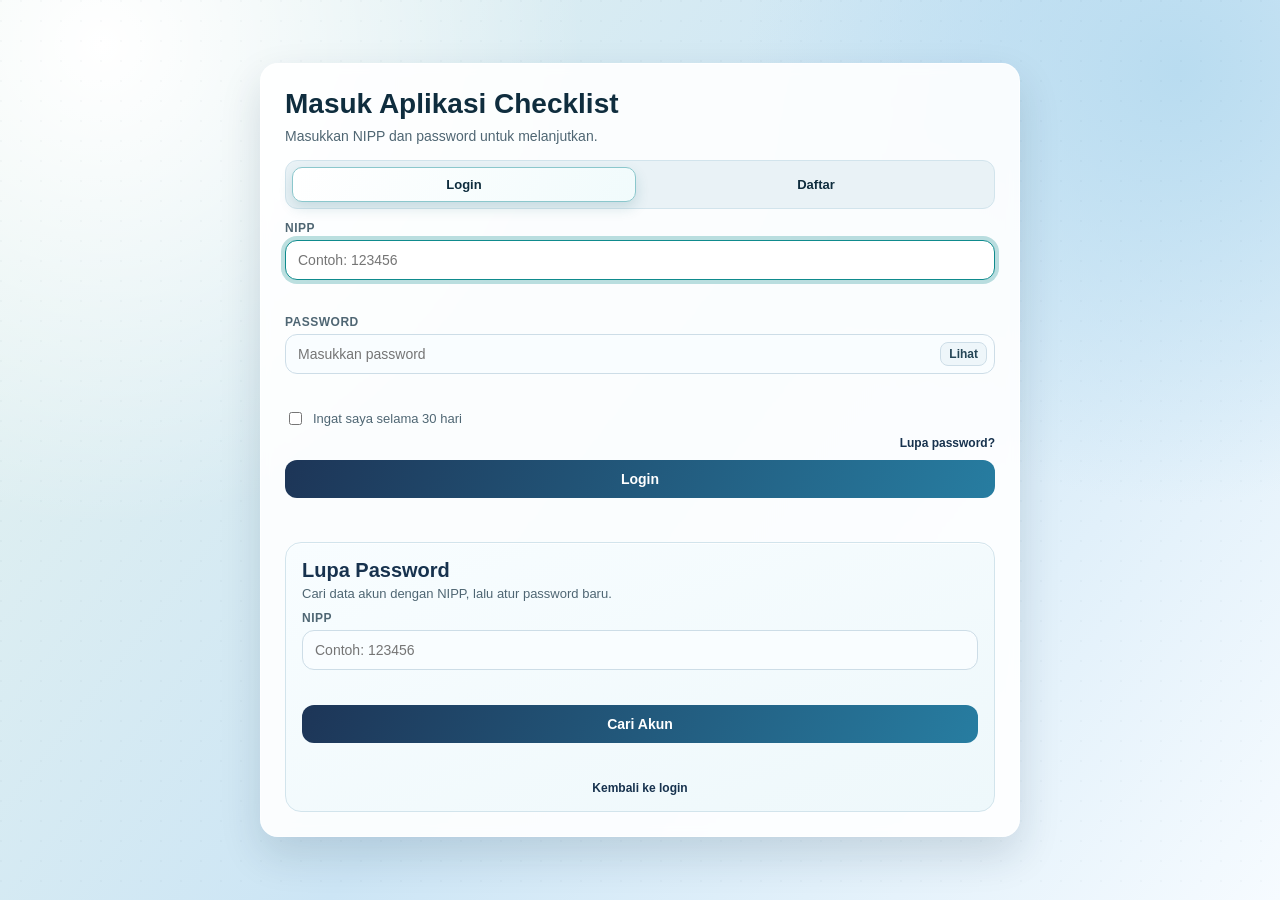
<file: history.html>
<!DOCTYPE html>
<html lang="id">
<head>
  <meta charset="UTF-8">
  <meta name="viewport" content="width=device-width, initial-scale=1.0">
  <meta name="theme-color" content="#0f8b8d">
  <meta http-equiv="Content-Security-Policy" content="default-src 'self'; script-src 'self'; style-src 'self'; img-src 'self' data:; font-src 'self'; connect-src 'self' https:; object-src 'none'; base-uri 'self'; form-action 'self'; frame-ancestors 'none'">
  <title>Riwayat Checklist</title>
  <link rel="stylesheet" href="styles.css?v=5">
  <script defer src="config.js"></script>
  <script defer src="auth.js"></script>
  <script defer src="history.js"></script>
</head>
<body>
  <header>
    <div class="header-title">Riwayat Pengiriman Checklist</div>
    <div class="header-subtitle">Pantau data terkirim, lihat detail, dan kelola riwayat dengan cepat.</div>
  </header>

  <main class="container">
    <section class="panel">
      <div class="meta-grid">
        <div class="field col-3">
          <label for="filterNipp">Filter NIPP</label>
          <input type="text" id="filterNipp" placeholder="Contoh: 123456">
        </div>
        <div class="field col-3">
          <label for="filterLokasi">Filter Lokasi</label>
          <input type="text" id="filterLokasi" placeholder="Contoh: Tebing Tinggi">
        </div>
        <div class="field col-3">
          <label for="filterLimit">Jumlah Data</label>
          <input type="number" id="filterLimit" min="1" max="200" value="50">
        </div>
        <div class="field col-3 history-action-row">
          <button class="btn btn-blue" type="button" id="btnMuatRiwayat">Cari</button>
          <button class="btn btn-gray" type="button" id="btnResetFilter">Reset Filter</button>
          <a class="btn btn-gray" href="index.html">Kembali</a>
        </div>
      </div>

      <div class="table-wrap">
        <table>
          <thead>
            <tr>
              <th>Waktu</th>
              <th>Petugas</th>
              <th>NIPP</th>
              <th>Lokasi/Stasiun</th>
              <th>Aksi</th>
            </tr>
          </thead>
          <tbody id="historyBody"></tbody>
        </table>
      </div>

      <div class="hint" id="historyHint">Belum ada data ditampilkan.</div>
      <div class="history-detail" id="historyDetail">Pilih Detail untuk melihat payload kiriman.</div>
    </section>
  </main>
</body>
</html>
</file>
<file: styles.css>
:root {
  --bg-1: #e8f4ef;
  --bg-2: #cce5f5;
  --bg-3: #f6fbff;
  --surface: rgba(255, 255, 255, 0.9);
  --surface-strong: #ffffff;
  --text: #0f2d3e;
  --muted: #4f6673;
  --accent: #0f8b8d;
  --accent-2: #17324e;
  --ok: #2a9d8f;
  --warn: #e76f51;
  --ring: rgba(15, 139, 141, 0.28);
  --line: #cddde7;
  --shadow: 0 18px 42px rgba(15, 46, 66, 0.14);
  --radius: 18px;
  --radius-sm: 12px;
  --menu-visible-items: 5;
  --menu-item-height: 58px;
  --motion-fast: 180ms;
  --motion-medium: 340ms;
  --ease-standard: cubic-bezier(0.22, 0.61, 0.36, 1);
}

* {
  box-sizing: border-box;
}

body {
  margin: 0;
  min-height: 100vh;
  font-family: "Trebuchet MS", "Segoe UI", "Gill Sans", sans-serif;
  color: var(--text);
  overflow-x: hidden;
  background:
    radial-gradient(circle at 8% 5%, #ffffff 0%, transparent 33%),
    radial-gradient(circle at 92% 8%, #b9dcf0 0%, transparent 30%),
    linear-gradient(128deg, var(--bg-1), var(--bg-2) 52%, var(--bg-3));
}

body::before {
  content: "";
  position: fixed;
  inset: 0;
  pointer-events: none;
  z-index: -1;
  opacity: 0.18;
  background-image: radial-gradient(circle at 1px 1px, rgba(19, 62, 85, 0.16) 1px, transparent 0);
  background-size: 20px 20px;
}

/* Profile dialog */
.profile-dialog {
  border: none;
  border-radius: 18px;
  padding: 0;
  box-shadow: 0 26px 60px rgba(12, 39, 55, 0.32);
  overflow: visible;
}

.profile-dialog::backdrop {
  background: radial-gradient(circle at 50% 20%, rgba(8, 47, 73, 0.22), rgba(8, 47, 73, 0.38));
  backdrop-filter: blur(2px);
}

.profile-dialog-form {
  width: min(92vw, 470px);
  padding: 20px;
  border-radius: 18px;
  color: var(--text);
  background:
    radial-gradient(circle at 15% 15%, #ffffff 0%, #f8fcff 45%, #edf6fb 100%);
}

.profile-head {
  margin-bottom: 12px;
}

.profile-head h3 {
  margin: 0;
  font-size: 21px;
  color: var(--accent-2);
  letter-spacing: 0.2px;
}

.profile-head-subtitle {
  margin: 4px 0 0;
  font-size: 12px;
  color: var(--muted);
}

.profile-identity {
  display: flex;
  align-items: center;
  gap: 12px;
  margin-bottom: 12px;
  padding: 10px;
  border: 1px solid #d3e3eb;
  border-radius: 14px;
  background: linear-gradient(120deg, #ffffff, #f2f9fd);
}

.profile-identity-main {
  flex: 1;
  min-width: 0;
}

.profile-dialog .avatar {
  width: 72px;
  height: 72px;
  font-size: 20px;
  border-radius: 999px;
  display: inline-grid;
  place-items: center;
  border: 1px solid #cfe1eb;
  background: linear-gradient(130deg, #1d3557, #2a9d8f);
  color: #ffffff;
}

.profile-dialog .avatar img {
  width: 100%;
  height: 100%;
  object-fit: cover;
  border-radius: 999px;
}

.profile-section {
  border: 1px solid #d7e7ef;
  border-radius: 12px;
  padding: 10px;
  background: #ffffff;
  animation: profileFade 160ms ease;
}

.profile-row {
  display: flex;
  align-items: center;
  gap: 8px;
  margin-bottom: 9px;
  font-size: 14px;
}

.profile-row:last-child {
  margin-bottom: 0;
}

.profile-row strong {
  width: 96px;
  color: var(--muted);
  font-weight: 700;
}

.profile-dialog input[type="text"],
.profile-dialog input[type="email"] {
  width: 100%;
  min-width: 0;
  padding: 8px 10px;
  border: 1px solid var(--line);
  border-radius: 9px;
  background: #fbfeff;
}

.profile-dialog input[type="text"]:focus,
.profile-dialog input[type="email"]:focus {
  outline: none;
  border-color: var(--accent);
  box-shadow: 0 0 0 4px var(--ring);
}

.profile-feedback {
  min-height: 18px;
  margin-top: 10px;
  margin-bottom: 2px;
  font-size: 12px;
  color: var(--muted);
  transition: color 0.2s ease;
}

.profile-feedback.success {
  color: #157766;
}

.profile-feedback.error {
  color: #a93525;
}

.profile-feedback.loading {
  color: #2d6280;
}

.profile-dialog .actions {
  display: flex;
  gap: 8px;
  justify-content: flex-end;
  align-items: center;
  margin-top: 12px;
}

/* Icon-only buttons */
.icon-btn {
  width: 38px;
  height: 38px;
  padding: 0;
  border: none;
  border-radius: 11px;
  display: inline-grid;
  place-items: center;
  cursor: pointer;
  transition: transform 0.15s ease, filter 0.2s ease, box-shadow 0.2s ease;
  position: relative;
}

.icon-btn svg {
  width: 18px;
  height: 18px;
  display: block;
}

.icon-btn:hover {
  transform: translateY(-1px);
  filter: brightness(1.04);
}

.icon-btn:focus {
  outline: none;
  box-shadow: 0 0 0 4px var(--ring);
}

.icon-btn:disabled,
.icon-btn.is-disabled {
  opacity: 0.58;
  cursor: not-allowed;
  transform: none;
  filter: grayscale(0.2);
}

.icon-btn.btn-gray {
  background: #eef4f7;
  color: #244556;
}

.icon-btn.btn-blue {
  background: linear-gradient(115deg, #1d3557, #277da1);
  color: #fff;
}

.icon-btn.btn-green {
  background: linear-gradient(120deg, #2a9d8f, #0f8b8d);
  color: #fff;
}

.icon-btn[data-tip]::after {
  content: attr(data-tip);
  position: absolute;
  bottom: calc(100% + 8px);
  right: 0;
  opacity: 0;
  pointer-events: none;
  white-space: nowrap;
  font-size: 11px;
  color: #ffffff;
  background: rgba(21, 52, 70, 0.95);
  padding: 5px 7px;
  border-radius: 6px;
  transform: translateY(4px);
  transition: opacity 0.15s ease, transform 0.15s ease;
}

.icon-btn:hover::after,
.icon-btn:focus::after {
  opacity: 1;
  transform: translateY(0);
}

.icon-btn.is-busy svg {
  animation: iconSpin 0.8s linear infinite;
}

@keyframes iconSpin {
  from { transform: rotate(0deg); }
  to { transform: rotate(360deg); }
}

@keyframes profileFade {
  from {
    opacity: 0;
    transform: translateY(4px);
  }
  to {
    opacity: 1;
    transform: translateY(0);
  }
}

@media (max-width: 600px) {
  .profile-dialog-form {
    width: 94vw;
    padding: 16px;
  }

  .profile-identity {
    align-items: flex-start;
    gap: 10px;
  }

  .profile-row {
    align-items: flex-start;
    flex-direction: column;
    gap: 4px;
  }

  .profile-row strong {
    width: auto;
  }

  .profile-dialog .actions {
    display: grid;
    grid-template-columns: repeat(4, 1fr);
  }

  .icon-btn {
    width: 100%;
  }
}

header {
  padding: 28px 20px;
  color: #ffffff;
  background: linear-gradient(112deg, #0f8b8d, #17324e 62%, #215772);
  box-shadow: 0 10px 28px rgba(13, 36, 53, 0.26);
  position: relative;
}

/* User nav in header (top-right) */
.user-nav {
  position: absolute;
  right: 20px;
  top: 20px;
  display: flex;
  align-items: center;
  z-index: 40;
}

.user-menu {
  position: relative;
}

.user-menu summary {
  list-style: none;
  cursor: pointer;
  display: inline-flex;
  align-items: center;
  gap: 10px;
  padding: 7px 10px;
  border-radius: 999px;
  background: rgba(255,255,255,0.12);
  border: 1px solid rgba(255, 255, 255, 0.16);
  color: #ffffff;
}

.user-menu summary::-webkit-details-marker { display: none; }

.avatar {
  width: 40px;
  height: 40px;
  border-radius: 999px;
  display: inline-grid;
  place-items: center;
  font-weight: 700;
  background: linear-gradient(120deg, #ffffff22, #ffffff10);
  color: #ffffff;
  border: 1px solid rgba(255,255,255,0.12);
}

.username {
  font-weight: 700;
  font-size: 14px;
  color: #ffffff;
}

.user-text {
  display: flex;
  flex-direction: column;
  line-height: 1;
}

.user-meta {
  font-size: 12px;
  opacity: 0.9;
  color: rgba(255,255,255,0.9);
  margin-top: 2px;
}

.user-menu-list {
  position: absolute;
  right: 0;
  top: calc(100% + 8px);
  min-width: 160px;
  background: #ffffff;
  color: #133041;
  border-radius: 12px;
  box-shadow: 0 10px 24px rgba(13,36,53,0.18);
  border: 1px solid #d8e7ef;
  padding: 8px 0;
  list-style: none;
  transform-origin: top right;
  z-index: 60;
}

.user-menu[open] .user-menu-list { display: block; }
.user-menu-list { display: none; }

.user-menu-list li { padding: 6px 12px; }
.user-menu-list li a,
.user-menu-list li button { color: inherit; text-decoration: none; display: block; width: 100%; text-align: left; background: transparent; border: none; font-size: 14px; padding: 6px 0; cursor: pointer; }
.user-menu-list li a:hover,
.user-menu-list li button:hover { background: #f3fbff; }

@media (max-width: 720px) {
  .user-nav { right: 12px; top: 12px; }
  .username { display: none; }
}

.header-title {
  max-width: 1080px;
  margin: 0 auto;
  font-size: clamp(22px, 3vw, 30px);
  font-weight: 700;
  letter-spacing: 0.5px;
}

.header-subtitle {
  max-width: 1080px;
  margin: 6px auto 0;
  opacity: 0.9;
  font-size: 14px;
}

.container {
  max-width: 1380px;
  margin: 0 auto;
  padding: 26px 16px 38px;
  animation: fade-up 0.55s ease;
}

.layout-shell {
  display: grid;
  grid-template-columns: 260px minmax(0, 1fr) 210px;
  gap: 16px;
  align-items: start;
}

.layout-shell > .left-sidebar,
.layout-shell > .panel,
.layout-shell > .right-sidebar {
  animation: shellCardIn var(--motion-medium) var(--ease-standard) both;
  transition: transform var(--motion-fast) var(--ease-standard), box-shadow var(--motion-fast) var(--ease-standard), border-color var(--motion-fast) var(--ease-standard);
}

.layout-shell > .left-sidebar {
  animation-delay: 60ms;
}

.layout-shell > .panel {
  animation-delay: 120ms;
}

.layout-shell > .right-sidebar {
  animation-delay: 180ms;
}

@media (hover: hover) and (pointer: fine) {
  .layout-shell > .left-sidebar:hover,
  .layout-shell > .panel:hover,
  .layout-shell > .right-sidebar:hover {
    transform: translateY(-2px);
    box-shadow: 0 22px 42px rgba(15, 46, 66, 0.18);
  }
}

.layout-shell > .left-sidebar:focus-within,
.layout-shell > .panel:focus-within,
.layout-shell > .right-sidebar:focus-within {
  border-color: #9ac6d4;
}

.left-sidebar {
  background: var(--surface);
  backdrop-filter: blur(6px);
  border: 1px solid rgba(255, 255, 255, 0.62);
  border-radius: var(--radius);
  box-shadow: var(--shadow);
  padding: 18px;
  position: sticky;
  top: 14px;
  max-height: calc(100vh - 28px);
  display: flex;
  flex-direction: column;
}

.left-sidebar-title {
  font-size: 15px;
  font-weight: 800;
  margin-bottom: 4px;
}

.left-sidebar-subtitle {
  font-size: 12px;
  color: var(--muted);
  margin-bottom: 10px;
}

.gangguan-menu {
  display: grid;
  gap: 8px;
  overflow-y: auto;
  -webkit-overflow-scrolling: touch;
  touch-action: pan-y;
  min-height: 0;
  padding-right: 4px;
  max-height: calc((var(--menu-item-height) * var(--menu-visible-items)) + (8px * (var(--menu-visible-items) - 1)));
}

.gangguan-menu::-webkit-scrollbar {
  width: 8px;
}

.gangguan-menu::-webkit-scrollbar-track {
  background: #eaf4f8;
  border-radius: 999px;
}

.gangguan-menu::-webkit-scrollbar-thumb {
  background: #9ecad7;
  border-radius: 999px;
}

.gangguan-item {
  width: 100%;
  text-align: left;
  border: 1px solid #d2e4ec;
  border-radius: 14px;
  padding: 11px;
  min-height: var(--menu-item-height);
  background: #f5fbfe;
  color: var(--text);
  cursor: pointer;
  transition: transform 0.15s ease, border-color 0.2s ease, box-shadow 0.2s ease;
}

.gangguan-item:hover {
  transform: translateY(-1px);
  border-color: #9ecad7;
  box-shadow: 0 6px 14px rgba(18, 67, 91, 0.1);
}

.gangguan-item.active {
  border-color: #5aa8b8;
  background: linear-gradient(130deg, #ffffff, #e8f7fc);
  box-shadow: 0 8px 18px rgba(18, 67, 91, 0.13);
}

.gangguan-item-title {
  display: block;
  font-size: 14px;
  font-weight: 700;
}

.gangguan-item-progress {
  display: inline-flex;
  margin-top: 6px;
  border-radius: 999px;
  padding: 2px 8px;
  font-size: 11px;
  font-weight: 700;
  background: #d7ecf4;
  color: #1e4f66;
}

.panel {
  background: var(--surface);
  backdrop-filter: blur(6px);
  border: 1px solid rgba(255, 255, 255, 0.62);
  border-radius: var(--radius);
  box-shadow: var(--shadow);
  padding: 20px;
  margin-bottom: 16px;
}

.right-sidebar {
  background: var(--surface);
  backdrop-filter: blur(6px);
  border: 1px solid rgba(255, 255, 255, 0.62);
  border-radius: var(--radius);
  box-shadow: var(--shadow);
  padding: 18px;
  position: sticky;
  top: 14px;
}

.right-sidebar-title {
  font-size: 15px;
  font-weight: 800;
  margin-bottom: 4px;
}

.right-sidebar-subtitle {
  font-size: 12px;
  color: var(--muted);
  margin-bottom: 10px;
}

.action-menu {
  display: grid;
  gap: 8px;
}

.action-btn {
  width: 100%;
}

.signature-box {
  margin-top: 12px;
  border: 1px solid var(--line);
  background: #ffffff;
  border-radius: 12px;
  padding: 10px;
}

.signature-title {
  font-size: 13px;
  font-weight: 700;
}

.signature-subtitle {
  font-size: 11px;
  color: var(--muted);
  margin-top: 2px;
  margin-bottom: 8px;
}

.signature-input {
  width: 100%;
  border: 1px solid var(--line);
  border-radius: 10px;
  padding: 10px 12px;
  font-size: 14px;
  margin-bottom: 8px;
}

.signature-input:focus {
  outline: none;
  border-color: var(--accent);
  box-shadow: 0 0 0 4px var(--ring);
}

.signature-status {
  margin-top: 8px;
  font-size: 11px;
  color: var(--muted);
}

.signature-identity {
  margin-top: 0;
  margin-bottom: 8px;
}

.signature-qr {
  margin-top: 8px;
  display: flex;
  justify-content: center;
  min-height: 136px;
  border: 1px dashed #bfd6e0;
  border-radius: 10px;
  padding: 8px;
  background: #f7fcfe;
}

.signature-qr img,
.signature-qr canvas {
  width: 120px !important;
  height: 120px !important;
}

.sidebar-title {
  font-size: 16px;
  font-weight: 700;
  margin-bottom: 4px;
}

.sidebar-subtitle {
  font-size: 12px;
  color: var(--muted);
  margin-bottom: 10px;
}

.sidebar-menu {
  display: grid;
  grid-template-columns: repeat(2, minmax(0, 1fr));
  gap: 8px;
  margin-bottom: 14px;
}

.mode-switch {
  background: #e9f2f6;
  border: 1px solid #d2e4ec;
  border-radius: 14px;
  padding: 6px;
}

.sidebar-item {
  width: 100%;
  text-align: center;
  border: 1px solid transparent;
  border-radius: 12px;
  padding: 10px 12px;
  background: transparent;
  color: var(--text);
  cursor: pointer;
  transition: border-color 0.2s ease, box-shadow 0.2s ease, transform 0.15s ease;
}

.sidebar-item:hover {
  border-color: #c6dbe5;
  background: rgba(255, 255, 255, 0.6);
  box-shadow: 0 4px 12px rgba(19, 48, 65, 0.08);
  transform: translateY(-1px);
}

.sidebar-item.active {
  border-color: #8bc7cc;
  box-shadow: 0 6px 14px rgba(17, 97, 112, 0.16);
  background: linear-gradient(120deg, #ffffff, #f1fbfc);
}

.sidebar-item.is-disabled {
  opacity: 0.55;
  cursor: not-allowed;
  filter: grayscale(0.15);
}

.sidebar-item-title {
  display: block;
  font-size: 15px;
  font-weight: 700;
}

.sidebar-item-progress {
  display: inline-flex;
  align-items: center;
  justify-content: center;
  margin-top: 6px;
  border-radius: 999px;
  padding: 2px 8px;
  font-size: 11px;
  font-weight: 700;
  background: #dbeef5;
  color: #1e4f66;
}

.meta-grid {
  display: grid;
  grid-template-columns: repeat(12, minmax(0, 1fr));
  gap: 10px;
  margin-bottom: 10px;
}

.field {
  display: flex;
  flex-direction: column;
  gap: 5px;
}

.field label {
  font-size: 12px;
  font-weight: 600;
  color: var(--muted);
  text-transform: uppercase;
  letter-spacing: 0.5px;
}

.field input,
.field select,
.field textarea {
  width: 100%;
  border: 1px solid var(--line);
  border-radius: 12px;
  padding: 11px 12px;
  font-size: 14px;
  font-family: inherit;
  color: var(--text);
  background: #f9fdff;
  transition: border-color 0.2s ease, box-shadow 0.2s ease, background-color 0.2s ease;
}

.field textarea {
  min-height: 90px;
  resize: vertical;
}

.field input:focus,
.field select:focus,
.field textarea:focus {
  outline: none;
  border-color: var(--accent);
  box-shadow: 0 0 0 4px var(--ring);
  background: #ffffff;
}

.field input.is-locked {
  background: #eef6f9;
  border-color: #b7d2de;
  color: #1f4f63;
}

.field select {
  appearance: none;
  background-image: linear-gradient(45deg, transparent 50%, #3a5f73 50%), linear-gradient(135deg, #3a5f73 50%, transparent 50%);
  background-position: calc(100% - 18px) calc(50% - 3px), calc(100% - 12px) calc(50% - 3px);
  background-size: 6px 6px, 6px 6px;
  background-repeat: no-repeat;
  padding-right: 34px;
}

.col-3 {
  grid-column: span 3;
}

.col-4 {
  grid-column: span 4;
}

.col-5 {
  grid-column: span 5;
}

.col-12 {
  grid-column: span 12;
}

.history-action-row {
  display: flex;
  gap: 8px;
  align-items: flex-end;
}

.history-action-row .btn {
  width: 100%;
  text-align: center;
}

.history-detail-btn {
  padding: 6px 12px;
  font-size: 12px;
}

.history-delete-btn {
  padding: 6px 12px;
  font-size: 12px;
}

.history-action-group {
  display: flex;
  flex-wrap: wrap;
  gap: 6px;
}

.history-detail {
  margin-top: 10px;
  border: 1px solid var(--line);
  background: linear-gradient(135deg, #ffffff, #f8fcff);
  border-radius: 10px;
  padding: 12px;
  font-size: 12px;
  color: var(--text);
}

.history-detail-title {
  font-size: 16px;
  font-weight: 800;
  color: #1d3557;
  margin-bottom: 8px;
}

.history-detail-subtitle {
  font-size: 13px;
  font-weight: 700;
  color: #244556;
  margin-bottom: 8px;
}

.history-detail-meta {
  margin-bottom: 6px;
  line-height: 1.4;
}

.history-detail-divider {
  margin: 10px 0;
  height: 1px;
  background: #dbe9ef;
}

.history-checklist-list {
  margin: 0;
  padding-left: 18px;
}

.history-checklist-list li {
  margin-bottom: 8px;
  display: flex;
  flex-wrap: wrap;
  gap: 8px;
  align-items: center;
}

.history-checklist-status {
  display: inline-flex;
  align-items: center;
  border-radius: 999px;
  padding: 3px 8px;
  font-size: 11px;
  font-weight: 700;
}

.history-checklist-status.done {
  background: #d9f6ef;
  color: #157766;
}

.history-checklist-status.pending {
  background: #f5f8fa;
  color: #5a7280;
}

.history-checklist-text {
  line-height: 1.4;
}

.history-empty-detail {
  font-style: italic;
  color: var(--muted);
}

.history-json-block {
  margin-top: 8px;
  background: #f5fafc;
  border: 1px solid #d7e7ef;
  border-radius: 8px;
  padding: 8px;
  max-height: 260px;
  overflow: auto;
  font-size: 11px;
}

.toolbar {
  display: flex;
  flex-wrap: wrap;
  gap: 8px;
  margin: 10px 0 14px;
}

.mode-info {
  display: inline-flex;
  align-items: center;
  gap: 8px;
  font-size: 13px;
  color: var(--muted);
  margin-bottom: 12px;
}

.mode-info span {
  display: inline-flex;
  align-items: center;
  justify-content: center;
  padding: 4px 10px;
  border-radius: 999px;
  font-weight: 700;
  letter-spacing: 0.3px;
  color: #114056;
  background: #d9edf6;
  border: 1px solid #c4deea;
}

.btn {
  display: inline-flex;
  align-items: center;
  justify-content: center;
  border: none;
  border-radius: 12px;
  padding: 11px 15px;
  font-size: 14px;
  font-weight: 600;
  text-decoration: none;
  cursor: pointer;
  transition: transform 0.15s ease, filter 0.2s ease, box-shadow 0.2s ease;
}

.btn:hover {
  transform: translateY(-1px);
  filter: brightness(1.03);
  box-shadow: 0 7px 16px rgba(17, 63, 85, 0.18);
}

.btn:active {
  transform: translateY(0);
}

.btn:disabled,
.btn.is-disabled {
  opacity: 0.55;
  cursor: not-allowed;
  transform: none;
  filter: grayscale(0.15);
}

.btn-blue {
  background: linear-gradient(115deg, #1d3557, #277da1);
  color: #ffffff;
}

.btn-gray {
  background: #d7e2e8;
  color: #244556;
}

.btn-green {
  background: linear-gradient(120deg, #2a9d8f, #0f8b8d);
  color: #ffffff;
}

.btn-red {
  background: linear-gradient(120deg, #c44536, #e76f51);
  color: #ffffff;
}

.btn-export {
  background: linear-gradient(120deg, #f4a261, #e76f51);
  color: #ffffff;
}

.finish-btn {
  margin-top: 10px;
}

.stats {
  display: grid;
  grid-template-columns: 1fr 1fr;
  gap: 12px;
  margin-bottom: 12px;
}

.stat {
  background: var(--surface-strong);
  border: 1px solid var(--line);
  border-radius: 14px;
  padding: 12px;
  box-shadow: 0 4px 10px rgba(16, 54, 73, 0.06);
}

.stat-label {
  font-size: 12px;
  color: var(--muted);
  margin-bottom: 4px;
}

.stat-value {
  font-size: 24px;
  font-weight: 700;
  line-height: 1.05;
}

.progress-wrap {
  width: 100%;
  height: 12px;
  border-radius: 999px;
  background: #dbeaf0;
  overflow: hidden;
  margin-bottom: 14px;
}

.progress-bar {
  width: 0;
  height: 100%;
  border-radius: inherit;
  background: linear-gradient(90deg, #2a9d8f, #1d3557);
  transition: width 0.25s ease;
}

.table-wrap {
  overflow-x: auto;
  border-radius: 14px;
  border: 1px solid var(--line);
  background: #ffffff;
  box-shadow: 0 6px 16px rgba(16, 54, 73, 0.08);
}

.export-actions {
  margin-top: 12px;
}

table {
  width: 100%;
  border-collapse: collapse;
  min-width: 640px;
}

th,
td {
  border-bottom: 1px solid var(--line);
  padding: 11px 12px;
  font-size: 14px;
  text-align: left;
  vertical-align: middle;
}

th {
  background: #edf5f9;
  font-size: 12px;
  letter-spacing: 0.6px;
  text-transform: uppercase;
  color: var(--muted);
}

tr:last-child td {
  border-bottom: none;
}

tbody tr:hover {
  background: #f7fbfe;
}

tr.checked {
  background: #e8f8f3;
}

.empty-row {
  text-align: center;
  color: var(--muted);
  font-style: italic;
  padding: 16px 12px;
}

.status-pill {
  display: inline-flex;
  align-items: center;
  justify-content: center;
  border-radius: 999px;
  min-width: 100px;
  padding: 5px 10px;
  font-size: 12px;
  font-weight: 600;
  background: #f5f8fa;
  color: var(--muted);
}

.copyright-footer {
  margin-top: 40px;
  padding: 24px 20px;
  background: linear-gradient(110deg, #0f8b8d, #1d3557);
  color: #ffffff;
  text-align: center;
  font-size: 14px;
  border-top: 1px solid rgba(255, 255, 255, 0.1);
}

.copyright-footer p {
  margin: 0;
  font-weight: 500;
}

.status-pill.done {
  background: #d9f6ef;
  color: #157766;
}

.status-toggle {
  accent-color: var(--ok);
  width: 18px;
  height: 18px;
  cursor: pointer;
}

.hint {
  margin-top: 10px;
  font-size: 12px;
  color: var(--muted);
}

.toast {
  position: fixed;
  right: 14px;
  bottom: 14px;
  background: linear-gradient(120deg, #17324e, #235b77);
  color: #ffffff;
  padding: 10px 14px;
  border-radius: 12px;
  box-shadow: 0 10px 22px rgba(10, 24, 37, 0.28);
  opacity: 0;
  transform: translateY(8px);
  pointer-events: none;
  transition: opacity 0.2s ease, transform 0.2s ease;
  font-size: 13px;
  border: 1px solid rgba(255, 255, 255, 0.16);
}

.toast.show {
  opacity: 1;
  transform: translateY(0);
}

.popup-overlay {
  position: fixed;
  inset: 0;
  display: flex;
  justify-content: center;
  align-items: center;
  padding: 16px;
  background: rgba(10, 24, 37, 0.52);
  backdrop-filter: blur(3px);
  z-index: 9999;
}

.popup-overlay[hidden] {
  display: none;
}

.warning-popup {
  width: min(370px, 100%);
  background: #ffffff;
  border-radius: 15px;
  overflow: hidden;
  box-shadow: 0 20px 45px rgba(0, 0, 0, 0.28);
  position: relative;
  animation: warningPopIn 220ms var(--ease-standard);
}

.close-btn {
  position: absolute;
  top: 10px;
  right: 10px;
  width: 28px;
  height: 28px;
  border: none;
  border-radius: 999px;
  background: #ffffff;
  color: #e53935;
  font-size: 18px;
  font-weight: 700;
  cursor: pointer;
  z-index: 2;
  box-shadow: 0 4px 10px rgba(0, 0, 0, 0.12);
}

.warning-icon {
  height: 150px;
  background: linear-gradient(135deg, #e53935, #f4511e);
  display: flex;
  justify-content: center;
  align-items: center;
}

.warning-symbol {
  width: 0;
  height: 0;
  border-left: 45px solid transparent;
  border-right: 45px solid transparent;
  border-bottom: 70px solid #ffffff;
  position: relative;
}

.warning-symbol::after {
  content: "!";
  position: absolute;
  left: -8px;
  top: 15px;
  color: #00a6c7;
  font-size: 45px;
  font-weight: 700;
}

.popup-content {
  background: #eaf6ff;
  padding: 25px 30px 30px;
  text-align: center;
}

.popup-content h2 {
  margin: 0 0 20px;
  color: #f15a32;
  font-size: 28px;
}

.popup-content p {
  margin: 0 auto 25px;
  color: #333333;
  font-size: 16px;
  line-height: 1.5;
}

.popup-field {
  margin-bottom: 20px;
  text-align: left;
}

.popup-field label {
  display: block;
  margin-bottom: 8px;
  color: #17324e;
  font-size: 13px;
  font-weight: 700;
}

.popup-field textarea {
  width: 100%;
  min-height: 96px;
  resize: vertical;
  padding: 12px 14px;
  border: 1px solid #c9dbe6;
  border-radius: 12px;
  background: #ffffff;
  color: var(--text);
  font: inherit;
  line-height: 1.45;
}

.popup-field textarea:focus {
  outline: none;
  border-color: var(--accent);
  box-shadow: 0 0 0 4px var(--ring);
}

.button-container {
  display: flex;
  justify-content: center;
  gap: 20px;
}

.btn-yes {
  background: #ffffff;
  color: #e53935;
}

.btn-no {
  background: #e53935;
  color: #ffffff;
  border: 2px solid #c62828;
}

.btn-yes:hover,
.btn-no:hover {
  filter: brightness(0.96);
}

@keyframes warningPopIn {
  from {
    opacity: 0;
    transform: translateY(10px) scale(0.98);
  }
  to {
    opacity: 1;
    transform: translateY(0) scale(1);
  }
}

.auth-page {
  min-height: 100vh;
  display: grid;
  place-items: center;
  padding: 20px;
}

.auth-card {
  width: 100%;
  max-width: 440px;
  background: var(--surface);
  backdrop-filter: blur(6px);
  border: 1px solid rgba(255, 255, 255, 0.62);
  border-radius: var(--radius);
  box-shadow: var(--shadow);
  padding: 24px;
  transition: max-width var(--motion-medium) var(--ease-standard);
}

.auth-card.auth-card-wide {
  max-width: 760px;
}

.auth-title {
  margin: 0;
  font-size: clamp(22px, 3vw, 28px);
  line-height: 1.15;
}

.auth-subtitle {
  margin: 8px 0 16px;
  color: var(--muted);
  font-size: 14px;
}

.auth-switch {
  display: grid;
  grid-template-columns: 1fr 1fr;
  gap: 8px;
  margin-bottom: 12px;
  background: #e9f2f6;
  border: 1px solid #d2e4ec;
  border-radius: 12px;
  padding: 6px;
}

.auth-tab {
  border: 1px solid transparent;
  border-radius: 10px;
  background: transparent;
  color: var(--text);
  padding: 9px 12px;
  font-size: 13px;
  font-weight: 700;
  cursor: pointer;
}

.auth-tab.is-active {
  border-color: #8bc7cc;
  background: linear-gradient(120deg, #ffffff, #f1fbfc);
  box-shadow: 0 6px 14px rgba(17, 97, 112, 0.16);
}

.auth-form {
  display: grid;
  gap: 10px;
}

.auth-inline-actions {
  display: flex;
  justify-content: flex-end;
  margin-top: -2px;
}

.auth-link-btn {
  border: none;
  background: transparent;
  color: var(--accent-2);
  font-size: 12px;
  font-weight: 700;
  cursor: pointer;
  padding: 0;
}

.auth-link-btn:hover {
  color: var(--accent);
  text-decoration: underline;
}

.auth-recovery {
  display: grid;
  gap: 10px;
  margin-top: 16px;
  padding: 16px;
  border: 1px solid #d2e4ec;
  border-radius: 16px;
  background: linear-gradient(160deg, #f8fdff, #eef8fb);
  box-shadow: inset 0 1px 0 rgba(255, 255, 255, 0.8);
}

.auth-recovery-head h2 {
  margin: 0;
  font-size: 20px;
  color: var(--accent-2);
}

.auth-recovery-head p {
  margin: 4px 0 0;
  font-size: 13px;
  color: var(--muted);
}

.auth-recovery-card {
  padding: 12px 14px;
  border-radius: 12px;
  border: 1px solid #cde0ea;
  background: #ffffff;
}

.auth-recovery-row {
  display: flex;
  gap: 8px;
  margin-bottom: 6px;
  font-size: 13px;
  color: var(--text);
}

.auth-recovery-row:last-child {
  margin-bottom: 0;
}

.auth-recovery-row strong {
  min-width: 86px;
  color: var(--muted);
}

.auth-recovery-footer {
  display: flex;
  justify-content: center;
}

.auth-form-register {
  grid-template-columns: repeat(2, minmax(0, 1fr));
  column-gap: 12px;
  row-gap: 8px;
}

.auth-form-register .field {
  margin-bottom: 0;
}

.auth-form-register .field-full {
  grid-column: 1 / -1;
}

.input-with-action {
  position: relative;
}

.input-with-action input {
  padding-right: 72px;
}

.input-toggle {
  position: absolute;
  right: 8px;
  top: 50%;
  transform: translateY(-50%);
  border: 1px solid #cddde7;
  background: #eef6fa;
  color: #244556;
  border-radius: 8px;
  padding: 4px 8px;
  font-size: 12px;
  font-weight: 700;
  cursor: pointer;
}

.input-toggle:hover {
  background: #e2f1f7;
}

.field-message {
  min-height: 16px;
  margin-top: 4px;
  font-size: 12px;
  color: #a23b2a;
}

.field input.has-error,
.field select.has-error,
.field textarea.has-error {
  border-color: #d46a58;
  box-shadow: 0 0 0 4px rgba(212, 106, 88, 0.18);
}

.auth-hidden {
  display: none;
}

.auth-remember {
  display: inline-flex;
  align-items: center;
  gap: 8px;
  font-size: 13px;
  color: var(--muted);
}

.auth-remember input {
  accent-color: var(--accent);
}

.auth-message {
  min-height: 18px;
  font-size: 13px;
  color: var(--muted);
}

.auth-message.is-error {
  color: #a23b2a;
}

.auth-message.is-success {
  color: #157766;
}

.auth-form .btn.is-loading {
  opacity: 0.85;
  cursor: wait;
}

@media (max-width: 760px) {
  .auth-card.auth-card-wide {
    max-width: 520px;
  }

  .auth-form-register {
    grid-template-columns: 1fr;
  }
}

@keyframes fade-up {
  from {
    opacity: 0;
    transform: translateY(8px);
  }

  to {
    opacity: 1;
    transform: translateY(0);
  }
}

@keyframes shellCardIn {
  from {
    opacity: 0;
    transform: translateY(10px) scale(0.995);
  }

  to {
    opacity: 1;
    transform: translateY(0) scale(1);
  }
}

@media (prefers-reduced-motion: reduce) {
  .layout-shell > .left-sidebar,
  .layout-shell > .panel,
  .layout-shell > .right-sidebar {
    animation: none !important;
    transition: none !important;
    transform: none !important;
  }
}

@media (max-width: 820px) {
  header {
    padding: 20px 14px;
  }

  .container {
    padding: 18px 12px 26px;
  }

  .layout-shell {
    grid-template-columns: 1fr;
  }

  .left-sidebar {
    position: static;
    max-height: none;
  }

  .left-sidebar,
  .panel,
  .right-sidebar {
    padding: 14px;
  }

  .left-sidebar {
    backdrop-filter: none;
    -webkit-backdrop-filter: none;
  }

  /* A retained transform (animation fill-mode) on the parent breaks touch scrolling of nested scrollers on Android/iOS */
  .layout-shell > .left-sidebar {
    animation: none;
    transition: none;
    transform: none;
  }

  /* Nested scroll containers are unreliable on mobile browsers; let the list flow with the page scroll instead */
  .gangguan-menu {
    display: flex;
    flex-direction: column;
    overflow: visible;
    max-height: none;
    padding-right: 0;
    touch-action: auto;
  }

  .gangguan-item {
    flex-shrink: 0;
    touch-action: manipulation;
  }

  .gangguan-item:hover {
    transform: none;
  }

  .right-sidebar {
    position: static;
  }

  .sidebar-menu {
    grid-template-columns: 1fr;
  }

  .col-3,
  .col-4,
  .col-5 {
    grid-column: span 12;
  }

  .stats {
    grid-template-columns: 1fr;
  }

  .history-action-row {
    flex-direction: column;
    align-items: stretch;
  }
}

@media (max-width: 700px) {
  .header-subtitle {
    font-size: 13px;
  }

  .sidebar-item-title {
    font-size: 14px;
  }

  .btn {
    width: 100%;
  }

  .table-wrap {
    overflow: visible;
    border: none;
    background: transparent;
  }

  table {
    min-width: 0;
  }

  .table-wrap table,
  .table-wrap thead,
  .table-wrap tbody,
  .table-wrap tr,
  .table-wrap th,
  .table-wrap td {
    display: block;
    width: 100%;
  }

  .table-wrap thead {
    position: absolute;
    width: 1px;
    height: 1px;
    padding: 0;
    margin: -1px;
    overflow: hidden;
    clip: rect(0, 0, 0, 0);
    white-space: nowrap;
    border: 0;
  }

  .table-wrap tbody tr {
    margin-bottom: 10px;
    border: 1px solid var(--line);
    border-radius: 12px;
    background: #ffffff;
    padding: 4px 8px;
  }

  .table-wrap tbody tr.checked {
    background: #e8f8f3;
  }

  .table-wrap td {
    border-bottom: 1px solid #ecf2f6;
    padding: 9px 4px;
    display: grid;
    grid-template-columns: 92px minmax(0, 1fr);
    gap: 8px;
    align-items: center;
  }

  .table-wrap td::before {
    content: attr(data-label);
    font-size: 11px;
    letter-spacing: 0.5px;
    text-transform: uppercase;
    font-weight: 700;
    color: var(--muted);
  }

  .table-wrap td:last-child {
    border-bottom: none;
  }

  .table-wrap td.empty-row {
    display: block;
    text-align: center;
    border-bottom: none;
    padding: 12px 4px;
  }

  .table-wrap td.empty-row::before {
    content: none;
  }

  .table-wrap td[data-label="Aksi"] .history-action-group {
    justify-content: flex-start;
  }

  .table-wrap td .status-toggle {
    justify-self: start;
  }

  .history-detail {
    padding: 10px;
    font-size: 11px;
  }
}
</file>
